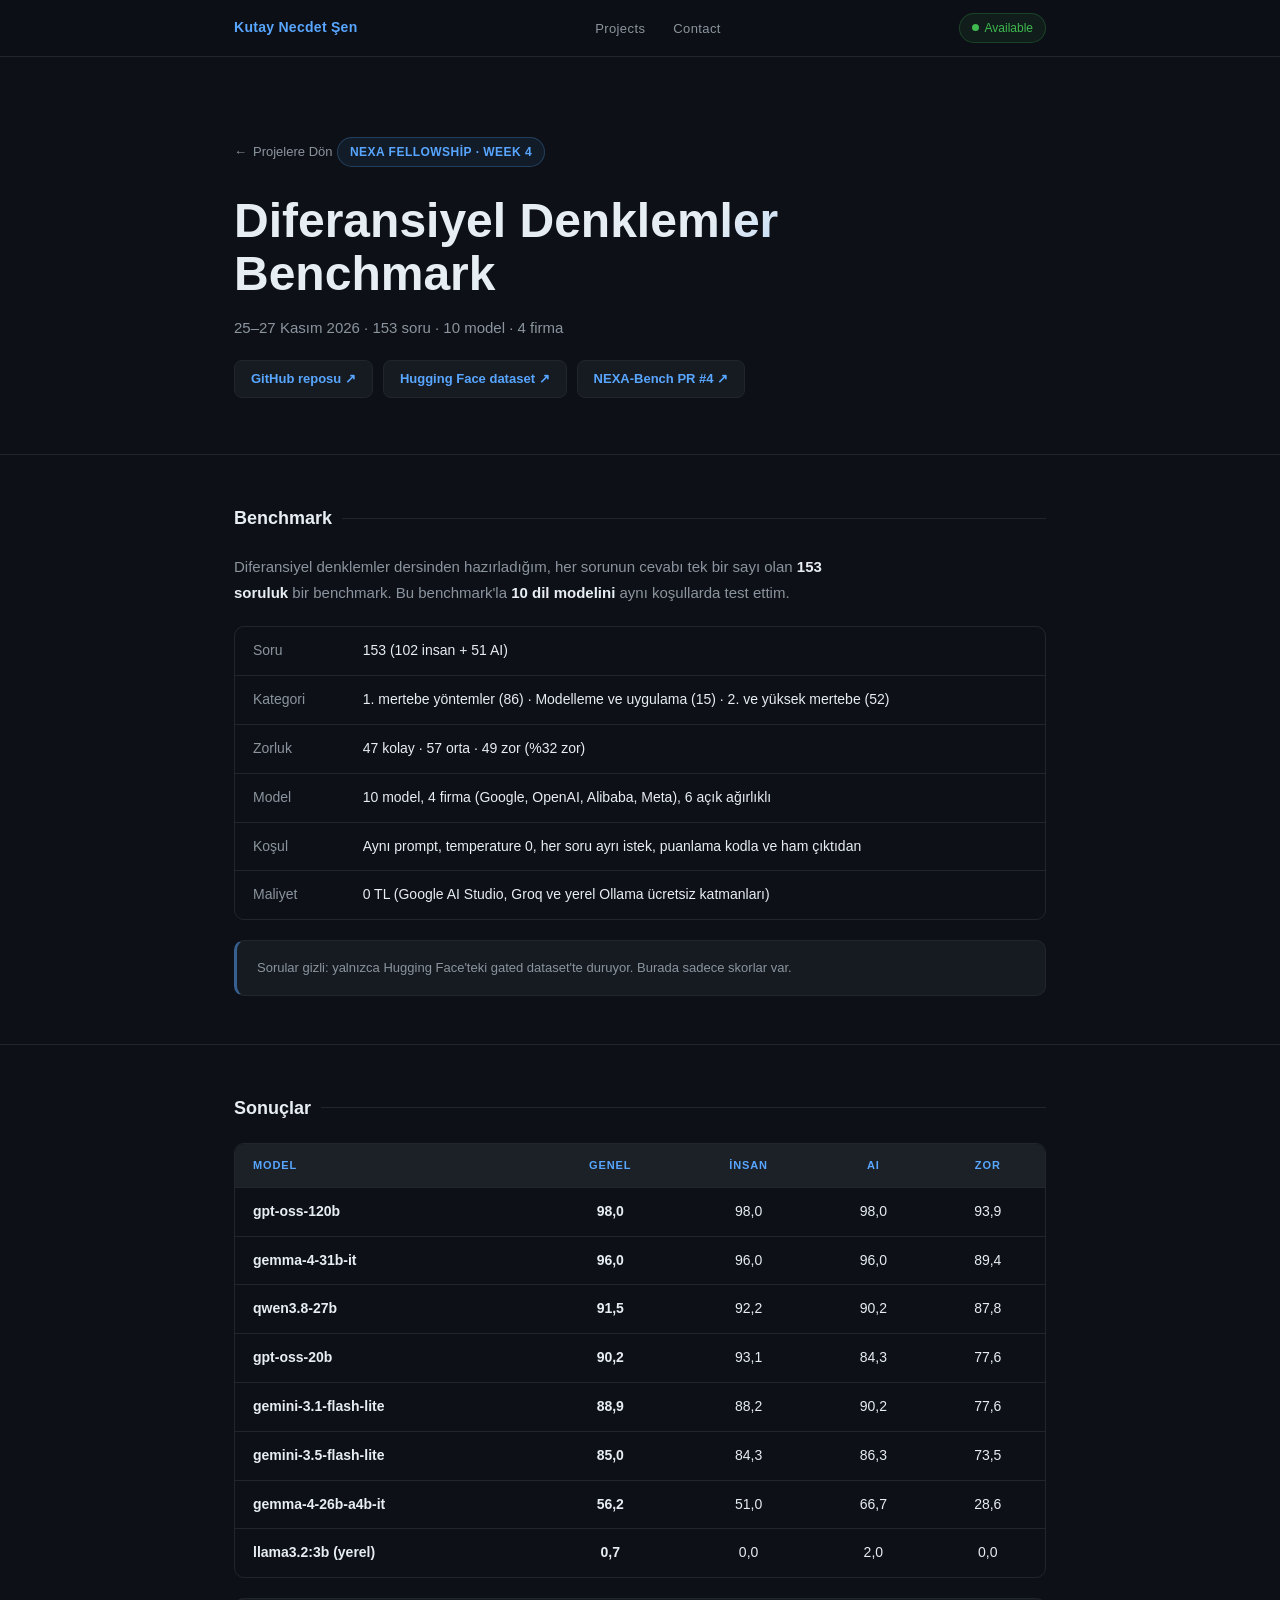
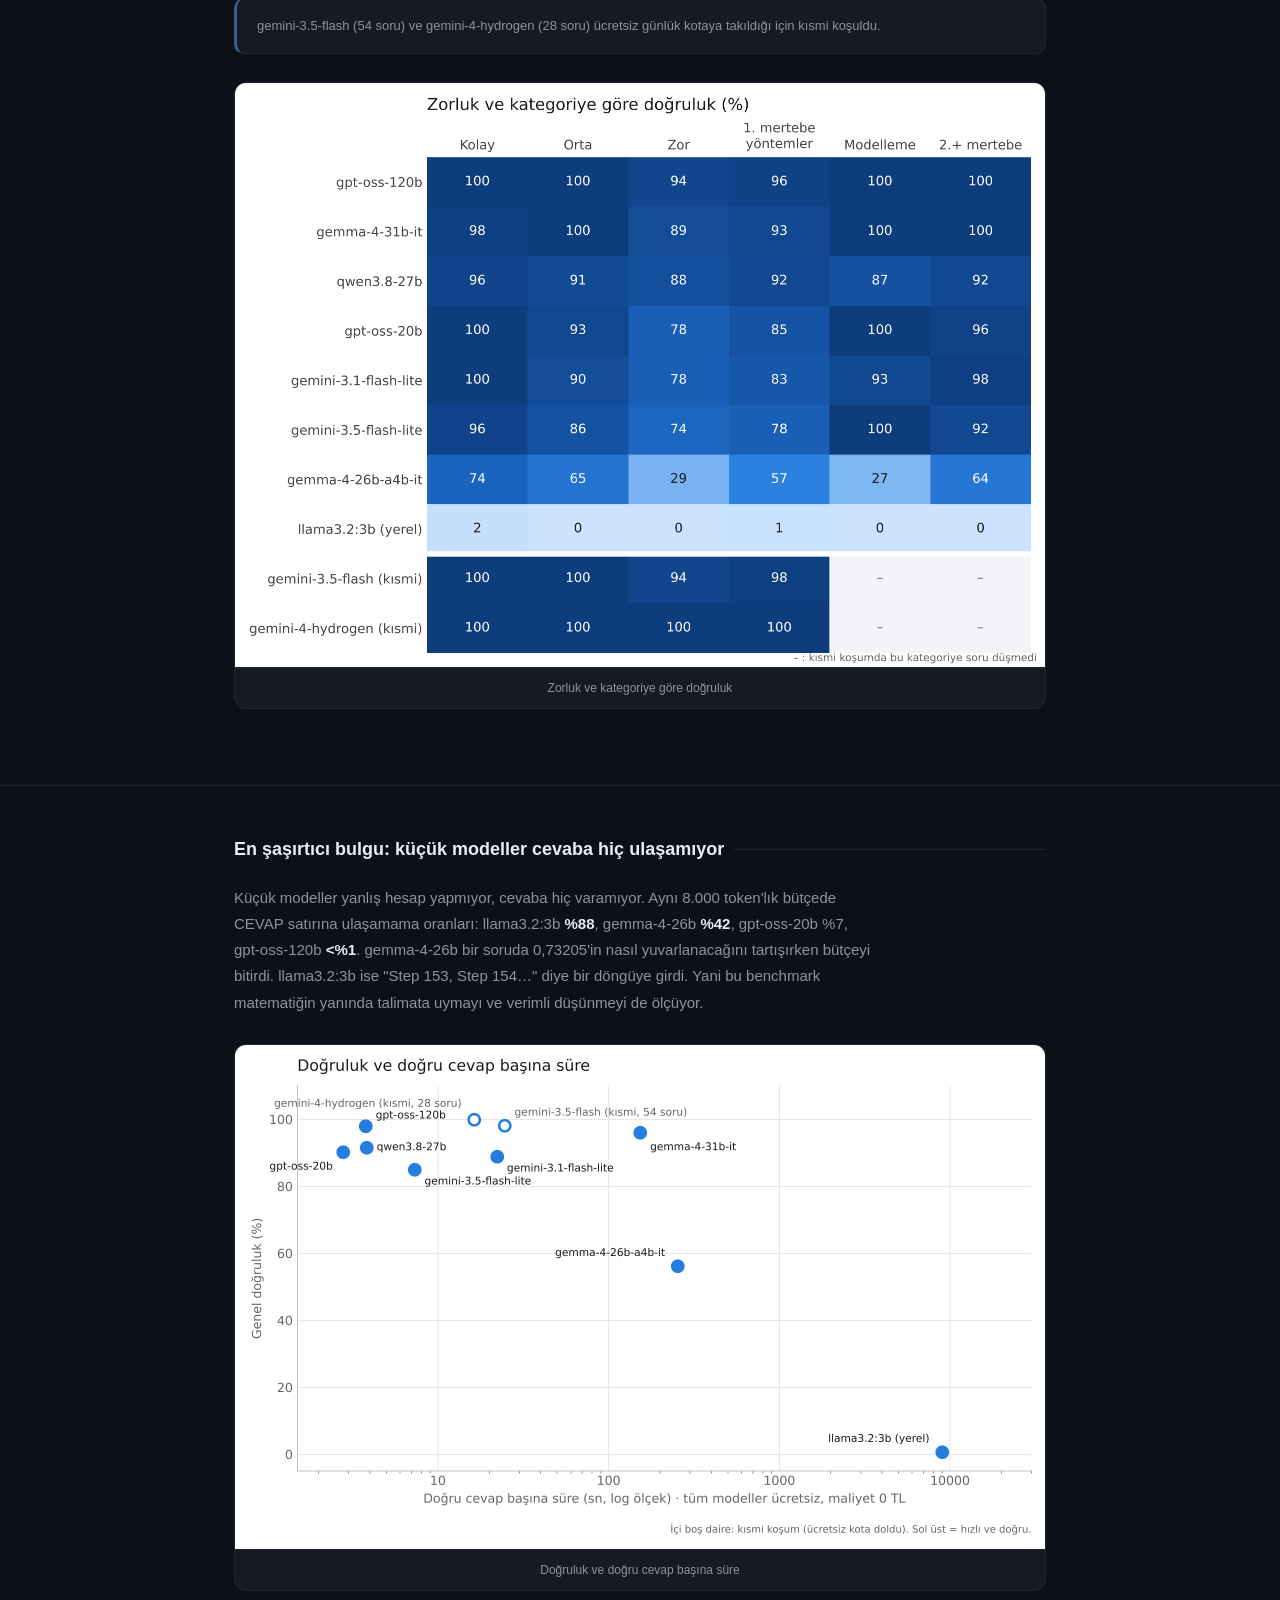
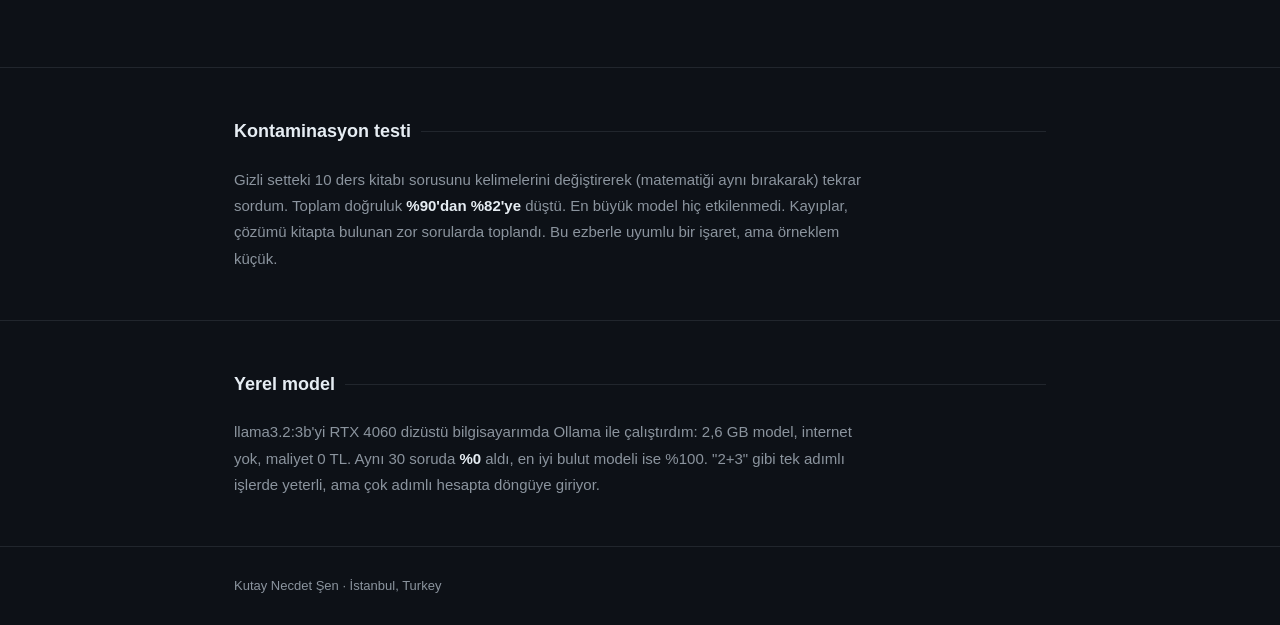
<file: dd-benchmark.html>
<!DOCTYPE html>
<html lang="tr">
<head>
  <meta charset="UTF-8" />
  <meta name="viewport" content="width=device-width, initial-scale=1.0" />
  <title>Diferansiyel Denklemler Benchmark · Kutay Necdet Şen</title>
  <link rel="stylesheet" href="style.css" />
  <style>
    .bench-hero {
      padding: 80px 0 56px;
    }
    .bench-back {
      display: inline-flex;
      align-items: center;
      gap: 6px;
      color: var(--muted);
      text-decoration: none;
      font-size: 13px;
      font-weight: 500;
      margin-bottom: 32px;
      transition: color 0.2s;
    }
    .bench-back:hover { color: var(--accent); }
    .bench-back::before { content: "←"; }
    .bench-badge {
      display: inline-block;
      background: var(--accent-dim);
      border: 1px solid rgba(88,166,255,0.25);
      color: var(--accent);
      font-size: 12px;
      font-weight: 600;
      padding: 4px 12px;
      border-radius: 20px;
      letter-spacing: 0.04em;
      text-transform: uppercase;
      margin-bottom: 16px;
    }
    .bench-hero h1 {
      font-size: clamp(28px, 5vw, 48px);
      font-weight: 800;
      line-height: 1.1;
      margin-bottom: 14px;
      background: linear-gradient(135deg, #e6edf3 55%, #58a6ff);
      -webkit-background-clip: text;
      -webkit-text-fill-color: transparent;
      background-clip: text;
    }
    .bench-meta {
      color: var(--muted);
      font-size: 14px;
      margin-bottom: 20px;
    }
    .bench-links {
      display: flex;
      flex-wrap: wrap;
      gap: 10px;
    }
    .bench-link {
      display: inline-flex;
      align-items: center;
      gap: 6px;
      padding: 7px 16px;
      background: var(--bg2);
      border: 1px solid var(--border);
      border-radius: 8px;
      color: var(--accent);
      text-decoration: none;
      font-size: 13px;
      font-weight: 600;
      transition: border-color 0.2s, background 0.2s;
    }
    .bench-link:hover {
      border-color: var(--border-hover);
      background: var(--accent-dim);
    }
    .bench-section {
      padding: 48px 0;
      border-top: 1px solid var(--border);
    }
    .bench-section h2 {
      font-size: 18px;
      font-weight: 700;
      color: var(--text);
      margin-bottom: 20px;
      display: flex;
      align-items: center;
      gap: 10px;
    }
    .bench-section h2::after {
      content: "";
      flex: 1;
      height: 1px;
      background: var(--border);
    }
    .bench-section p {
      color: var(--muted);
      font-size: 15px;
      max-width: 720px;
      line-height: 1.75;
      margin-bottom: 20px;
    }
    .bench-section p:last-child { margin-bottom: 0; }
    .table-wrap {
      overflow-x: auto;
      -webkit-overflow-scrolling: touch;
      margin-bottom: 20px;
      border-radius: 10px;
      border: 1px solid var(--border);
    }
    .bench-table {
      width: 100%;
      border-collapse: collapse;
      font-size: 14px;
    }
    .bench-table th, .bench-table td {
      padding: 12px 18px;
      text-align: left;
      border-bottom: 1px solid var(--border);
      white-space: nowrap;
    }
    .bench-table th {
      background: var(--bg3);
      color: var(--accent);
      font-size: 11px;
      text-transform: uppercase;
      letter-spacing: 0.08em;
      font-weight: 700;
    }
    .bench-table tr:last-child td { border-bottom: none; }
    .bench-table tr:hover td { background: rgba(88,166,255,0.03); }
    .bench-table td { color: var(--text); }
    .bench-table td:first-child { color: var(--muted); font-weight: 500; }
    .score-top { color: var(--accent); font-weight: 800; }
    .bench-img-wrap {
      margin: 28px 0;
      border-radius: 12px;
      overflow: hidden;
      border: 1px solid var(--border);
      background: var(--bg2);
    }
    .bench-img-wrap img {
      display: block;
      width: 100%;
      height: auto;
    }
    .bench-img-caption {
      padding: 10px 16px;
      font-size: 12px;
      color: var(--muted);
      border-top: 1px solid var(--border);
      text-align: center;
    }
    .result-table th:not(:first-child),
    .result-table td:not(:first-child) {
      text-align: center;
    }
    .result-table td:first-child { color: var(--text); font-weight: 600; }
    .note-card {
      background: var(--bg2);
      border: 1px solid var(--border);
      border-left: 3px solid rgba(88,166,255,0.5);
      border-radius: 10px;
      padding: 16px 20px;
      font-size: 13px;
      color: var(--muted);
      margin-top: 12px;
      line-height: 1.65;
    }
  </style>
</head>
<body>

  <nav>
    <div class="nav-inner">
      <span class="nav-logo">Kutay Necdet Şen</span>
      <ul>
        <li><a href="index.html#projects">Projects</a></li>
        <li><a href="index.html#contact">Contact</a></li>
      </ul>
      <div class="nav-right">
        <span class="nav-status"><span class="status-dot"></span>Available</span>
      </div>
    </div>
  </nav>

  <section class="bench-hero" style="border-top: none; padding-top: 80px; padding-bottom: 56px;">
    <div class="container">
      <a href="index.html#projects" class="bench-back">Projelere Dön</a>
      <div class="bench-badge">NEXA Fellowship · Week 4</div>
      <h1>Diferansiyel Denklemler Benchmark</h1>
      <p class="bench-meta">25–27 Kasım 2026 · 153 soru · 10 model · 4 firma</p>
      <div class="bench-links">
        <a class="bench-link" href="https://github.com/007Kutay/dd-benchmark" target="_blank" rel="noopener">GitHub reposu ↗</a>
        <a class="bench-link" href="https://huggingface.co/datasets/007Kutay/dd-benchmark" target="_blank" rel="noopener">Hugging Face dataset ↗</a>
        <a class="bench-link" href="https://github.com/nexa-lab-ai/nexa-bench/pull/4" target="_blank" rel="noopener">NEXA-Bench PR #4 ↗</a>
      </div>
    </div>
  </section>

  <section class="bench-section">
    <div class="container">
      <h2>Benchmark</h2>
      <p>Diferansiyel denklemler dersinden hazırladığım, her sorunun cevabı tek bir sayı olan <strong style="color:var(--text)">153 soruluk</strong> bir benchmark. Bu benchmark'la <strong style="color:var(--text)">10 dil modelini</strong> aynı koşullarda test ettim.</p>
      <div class="table-wrap">
        <table class="bench-table">
          <tbody>
            <tr><td>Soru</td><td>153 (102 insan + 51 AI)</td></tr>
            <tr><td>Kategori</td><td>1. mertebe yöntemler (86) · Modelleme ve uygulama (15) · 2. ve yüksek mertebe (52)</td></tr>
            <tr><td>Zorluk</td><td>47 kolay · 57 orta · 49 zor (%32 zor)</td></tr>
            <tr><td>Model</td><td>10 model, 4 firma (Google, OpenAI, Alibaba, Meta), 6 açık ağırlıklı</td></tr>
            <tr><td>Koşul</td><td>Aynı prompt, temperature 0, her soru ayrı istek, puanlama kodla ve ham çıktıdan</td></tr>
            <tr><td>Maliyet</td><td>0 TL (Google AI Studio, Groq ve yerel Ollama ücretsiz katmanları)</td></tr>
          </tbody>
        </table>
      </div>
      <div class="note-card">Sorular gizli: yalnızca Hugging Face'teki gated dataset'te duruyor. Burada sadece skorlar var.</div>
    </div>
  </section>

  <section class="bench-section">
    <div class="container">
      <h2>Sonuçlar</h2>
      <div class="table-wrap">
        <table class="bench-table result-table">
          <thead>
            <tr>
              <th>Model</th>
              <th>Genel</th>
              <th>İnsan</th>
              <th>AI</th>
              <th>Zor</th>
            </tr>
          </thead>
          <tbody>
            <tr><td>gpt-oss-120b</td><td class="score-top">98,0</td><td>98,0</td><td>98,0</td><td>93,9</td></tr>
            <tr><td>gemma-4-31b-it</td><td class="score-top">96,0</td><td>96,0</td><td>96,0</td><td>89,4</td></tr>
            <tr><td>qwen3.8-27b</td><td class="score-top">91,5</td><td>92,2</td><td>90,2</td><td>87,8</td></tr>
            <tr><td>gpt-oss-20b</td><td class="score-top">90,2</td><td>93,1</td><td>84,3</td><td>77,6</td></tr>
            <tr><td>gemini-3.1-flash-lite</td><td class="score-top">88,9</td><td>88,2</td><td>90,2</td><td>77,6</td></tr>
            <tr><td>gemini-3.5-flash-lite</td><td class="score-top">85,0</td><td>84,3</td><td>86,3</td><td>73,5</td></tr>
            <tr><td>gemma-4-26b-a4b-it</td><td class="score-top">56,2</td><td>51,0</td><td>66,7</td><td>28,6</td></tr>
            <tr><td>llama3.2:3b (yerel)</td><td class="score-top">0,7</td><td>0,0</td><td>2,0</td><td>0,0</td></tr>
          </tbody>
        </table>
      </div>
      <div class="note-card">gemini-3.5-flash (54 soru) ve gemini-4-hydrogen (28 soru) ücretsiz günlük kotaya takıldığı için kısmi koşuldu.</div>

      <div class="bench-img-wrap">
        <img src="dogruluk_zorluk_isi.png" alt="Zorluk ve kategoriye göre doğruluk ısı haritası" />
        <div class="bench-img-caption">Zorluk ve kategoriye göre doğruluk</div>
      </div>
    </div>
  </section>

  <section class="bench-section">
    <div class="container">
      <h2>En şaşırtıcı bulgu: küçük modeller cevaba hiç ulaşamıyor</h2>
      <p>Küçük modeller yanlış hesap yapmıyor, cevaba hiç varamıyor. Aynı 8.000 token'lık bütçede CEVAP satırına ulaşamama oranları: llama3.2:3b <strong style="color:var(--text)">%88</strong>, gemma-4-26b <strong style="color:var(--text)">%42</strong>, gpt-oss-20b %7, gpt-oss-120b <strong style="color:var(--text)">&lt;%1</strong>. gemma-4-26b bir soruda 0,73205'in nasıl yuvarlanacağını tartışırken bütçeyi bitirdi. llama3.2:3b ise "Step 153, Step 154…" diye bir döngüye girdi. Yani bu benchmark matematiğin yanında talimata uymayı ve verimli düşünmeyi de ölçüyor.</p>

      <div class="bench-img-wrap">
        <img src="dogruluk_maliyet.png" alt="Model başına doğruluk ve doğru cevap süresi karşılaştırması" />
        <div class="bench-img-caption">Doğruluk ve doğru cevap başına süre</div>
      </div>
    </div>
  </section>

  <section class="bench-section">
    <div class="container">
      <h2>Kontaminasyon testi</h2>
      <p>Gizli setteki 10 ders kitabı sorusunu kelimelerini değiştirerek (matematiği aynı bırakarak) tekrar sordum. Toplam doğruluk <strong style="color:var(--text)">%90'dan %82'ye</strong> düştü. En büyük model hiç etkilenmedi. Kayıplar, çözümü kitapta bulunan zor sorularda toplandı. Bu ezberle uyumlu bir işaret, ama örneklem küçük.</p>
    </div>
  </section>

  <section class="bench-section">
    <div class="container">
      <h2>Yerel model</h2>
      <p>llama3.2:3b'yi RTX 4060 dizüstü bilgisayarımda Ollama ile çalıştırdım: 2,6 GB model, internet yok, maliyet 0 TL. Aynı 30 soruda <strong style="color:var(--text)">%0</strong> aldı, en iyi bulut modeli ise %100. "2+3" gibi tek adımlı işlerde yeterli, ama çok adımlı hesapta döngüye giriyor.</p>
    </div>
  </section>

  <footer>
    <div class="container">
      <p>Kutay Necdet Şen · İstanbul, Turkey</p>
    </div>
  </footer>

</body>
</html>
</file>
<file: style.css>
*, *::before, *::after {
  box-sizing: border-box;
  margin: 0;
  padding: 0;
}

:root {
  --bg: #0d1117;
  --bg2: #161b22;
  --bg3: #1c2128;
  --border: #21262d;
  --border-hover: #388bfd;
  --text: #e6edf3;
  --muted: #8b949e;
  --accent: #58a6ff;
  --accent-dim: rgba(88, 166, 255, 0.08);
  --accent-glow: rgba(88, 166, 255, 0.15);
}

html {
  scroll-behavior: smooth;
}

body {
  background: var(--bg);
  color: var(--text);
  font-family: -apple-system, BlinkMacSystemFont, "Segoe UI", sans-serif;
  font-size: 16px;
  line-height: 1.7;
}

.container {
  max-width: 860px;
  margin: 0 auto;
  padding: 0 24px;
}

/* NAV */
nav {
  position: sticky;
  top: 0;
  z-index: 100;
  background: rgba(13, 17, 23, 0.85);
  backdrop-filter: blur(12px);
  border-bottom: 1px solid var(--border);
}

.nav-inner {
  max-width: 860px;
  margin: 0 auto;
  padding: 0 24px;
  height: 56px;
  display: flex;
  align-items: center;
  justify-content: space-between;
}

.nav-logo {
  font-weight: 700;
  font-size: 14px;
  color: var(--accent);
  letter-spacing: 0.02em;
  white-space: nowrap;
}

nav ul {
  list-style: none;
  display: flex;
  gap: 28px;
}

nav a {
  color: var(--muted);
  text-decoration: none;
  font-size: 13px;
  font-weight: 500;
  letter-spacing: 0.03em;
  transition: color 0.2s;
}

nav a:hover {
  color: var(--text);
}

.nav-status {
  display: flex;
  align-items: center;
  gap: 6px;
  font-size: 12px;
  font-weight: 500;
  color: #3fb950;
  background: rgba(63, 185, 80, 0.08);
  border: 1px solid rgba(63, 185, 80, 0.25);
  padding: 4px 12px;
  border-radius: 20px;
}

.status-dot {
  width: 7px;
  height: 7px;
  background: #3fb950;
  border-radius: 50%;
  animation: pulse 2s infinite;
}

@keyframes pulse {
  0%, 100% { opacity: 1; }
  50% { opacity: 0.4; }
}

/* HERO */
#hero {
  padding: 120px 0 90px;
  position: relative;
  overflow: hidden;
}


.hero-sub {
  color: var(--accent);
  font-size: 14px;
  font-weight: 600;
  letter-spacing: 0.12em;
  text-transform: uppercase;
  margin-bottom: 14px;
}

#hero h1 {
  font-size: clamp(40px, 7vw, 64px);
  font-weight: 800;
  line-height: 1.08;
  margin-bottom: 16px;
  background: linear-gradient(135deg, #e6edf3 55%, #58a6ff);
  -webkit-background-clip: text;
  -webkit-text-fill-color: transparent;
  background-clip: text;
}

.hero-title {
  color: var(--muted);
  font-size: 17px;
  margin-bottom: 20px;
  font-weight: 400;
}

.hero-desc {
  max-width: 520px;
  color: var(--muted);
  margin-bottom: 36px;
  font-size: 15px;
}

.hero-btns {
  display: flex;
  gap: 12px;
  flex-wrap: wrap;
  margin-bottom: 56px;
}

.btn {
  display: inline-block;
  padding: 11px 26px;
  background: var(--accent);
  color: #0d1117;
  text-decoration: none;
  font-weight: 700;
  font-size: 14px;
  border-radius: 8px;
  transition: opacity 0.2s, transform 0.15s;
}

.btn:hover {
  opacity: 0.88;
  transform: translateY(-1px);
}

.btn-outline {
  background: transparent;
  color: var(--accent);
  border: 1px solid rgba(88, 166, 255, 0.4);
}

.btn-outline:hover {
  background: var(--accent-dim);
  border-color: var(--accent);
  opacity: 1;
}

/* HERO STATS */
.hero-stats {
  display: flex;
  flex-direction: row;
  align-items: stretch;
  border: 1px solid rgba(88, 166, 255, 0.2);
  border-radius: 14px;
  background: rgba(22, 27, 34, 0.9);
  box-shadow: 0 0 32px rgba(88, 166, 255, 0.06), inset 0 1px 0 rgba(255,255,255,0.04);
  width: fit-content;
  overflow: hidden;
  margin-top: 0;
}

.stat {
  display: flex;
  flex-direction: column;
  padding: 22px 40px;
  align-items: center;
  justify-content: center;
}

.stat-num {
  font-size: 28px;
  font-weight: 800;
  color: var(--accent);
  line-height: 1;
}

.stat-label {
  font-size: 12px;
  color: var(--muted);
  margin-top: 4px;
  white-space: nowrap;
}

.stat-divider {
  width: 1px;
  align-self: stretch;
  background: rgba(88, 166, 255, 0.15);
}

/* MARQUEE */
.marquee-wrap {
  overflow: hidden;
  border-top: 1px solid var(--border);
  border-bottom: 1px solid var(--border);
  padding: 20px 0;
  background: var(--bg2);
  -webkit-mask-image: linear-gradient(to right, transparent 0%, black 8%, black 92%, transparent 100%);
  mask-image: linear-gradient(to right, transparent 0%, black 8%, black 92%, transparent 100%);
}

.marquee-track {
  display: flex;
  gap: 12px;
  width: max-content;
  animation: marquee 32s linear infinite;
}

.marquee-track:hover {
  animation-play-state: paused;
}

.pill {
  display: inline-flex;
  align-items: center;
  padding: 7px 16px;
  background: var(--bg3);
  border: 1px solid var(--border);
  border-radius: 999px;
  font-size: 13px;
  font-weight: 500;
  color: var(--muted);
  white-space: nowrap;
  cursor: default;
  transition: color 0.2s, border-color 0.2s, background 0.2s;
}

.pill:hover {
  color: var(--accent);
  border-color: rgba(88, 166, 255, 0.5);
  background: var(--accent-dim);
}

@keyframes marquee {
  from { transform: translateX(0); }
  to   { transform: translateX(-50%); }
}

/* SECTIONS */
section {
  padding: 88px 0;
  border-top: 1px solid var(--border);
}

section h2 {
  font-size: 22px;
  font-weight: 700;
  margin-bottom: 36px;
  display: flex;
  align-items: center;
  gap: 12px;
}

section h2::after {
  content: "";
  flex: 1;
  height: 1px;
  background: var(--border);
}

section > .container > p {
  color: var(--muted);
  max-width: 640px;
  font-size: 15px;
}

/* SKILLS */
.skills-grid {
  display: grid;
  grid-template-columns: repeat(auto-fit, minmax(200px, 1fr));
  gap: 16px;
}

.skill-group {
  background: var(--bg2);
  border: 1px solid var(--border);
  border-radius: 10px;
  padding: 22px;
  transition: border-color 0.2s;
}

.skill-group:hover {
  border-color: var(--border-hover);
}

.skill-group h3 {
  font-size: 11px;
  text-transform: uppercase;
  letter-spacing: 0.1em;
  color: var(--accent);
  margin-bottom: 14px;
  font-weight: 600;
}

.tags {
  display: flex;
  flex-wrap: wrap;
  gap: 8px;
}

.tags span {
  background: var(--bg3);
  border: 1px solid var(--border);
  color: var(--text);
  font-size: 12px;
  padding: 4px 10px;
  border-radius: 20px;
  font-weight: 500;
}

/* TIMELINE */
.timeline {
  display: flex;
  flex-direction: column;
  gap: 16px;
}

.timeline-item {
  background: var(--bg2);
  border: 1px solid var(--border);
  border-left: 3px solid var(--accent);
  border-radius: 10px;
  padding: 24px 28px;
  transition: border-color 0.2s;
}

.timeline-item:hover {
  border-color: var(--border-hover);
  border-left-color: var(--accent);
}

.tl-header {
  display: flex;
  justify-content: space-between;
  align-items: center;
  gap: 16px;
  margin-bottom: 14px;
  flex-wrap: wrap;
}

.tl-left {
  display: flex;
  align-items: center;
  gap: 14px;
}

.company-logo {
  height: 24px;
  width: auto;
  max-width: 72px;
  border-radius: 5px;
  object-fit: contain;
  background: rgba(255, 255, 255, 0.92);
  padding: 3px 6px;
  flex-shrink: 0;
}

.logo-letter {
  display: flex;
  align-items: center;
  justify-content: center;
  width: 32px;
  height: 32px;
  background: var(--bg3);
  border: 1px solid var(--border);
  color: var(--accent);
  font-weight: 700;
  font-size: 14px;
  border-radius: 6px;
  flex-shrink: 0;
}

.tl-header h3 {
  font-size: 16px;
  font-weight: 600;
  color: var(--text);
}

.company {
  color: var(--accent);
  font-size: 13px;
  margin-top: 3px;
  font-weight: 500;
}

.date {
  color: var(--muted);
  font-size: 12px;
  white-space: nowrap;
  background: var(--bg3);
  border: 1px solid var(--border);
  padding: 3px 10px;
  border-radius: 20px;
}

.timeline-item ul {
  padding-left: 18px;
  color: var(--muted);
  font-size: 14px;
  display: flex;
  flex-direction: column;
  gap: 6px;
}

/* PROJECTS */
.projects-grid {
  display: grid;
  grid-template-columns: repeat(auto-fit, minmax(340px, 1fr));
  gap: 16px;
}

.project-card {
  background: var(--bg2);
  border: 1px solid var(--border);
  border-radius: 12px;
  padding: 28px;
  display: flex;
  flex-direction: column;
  gap: 14px;
  transition: border-color 0.2s, transform 0.15s;
}

.project-card:hover {
  border-color: var(--border-hover);
  transform: translateY(-3px);
}

.project-top {
  display: flex;
  justify-content: space-between;
  align-items: center;
}

.project-top h3 {
  font-size: 17px;
  font-weight: 700;
}

.project-card > p {
  font-size: 14px;
  color: var(--muted);
  flex: 1;
  line-height: 1.65;
}

.project-link {
  color: var(--accent);
  text-decoration: none;
  font-size: 13px;
  font-weight: 600;
  letter-spacing: 0.02em;
  margin-top: 4px;
}

.project-link:hover {
  text-decoration: underline;
}

/* CONTACT */
.contact-cta {
  font-size: clamp(28px, 5vw, 44px) !important;
  font-weight: 800 !important;
  color: var(--text) !important;
  margin-bottom: 12px !important;
  max-width: none !important;
  line-height: 1.1 !important;
}

#contact > .container > p {
  margin-bottom: 8px;
}

#contact > .container > p:last-of-type {
  margin-bottom: 28px;
}

.contact-links {
  display: flex;
  flex-direction: column;
  gap: 12px;
}

.contact-links a {
  color: var(--accent);
  text-decoration: none;
  font-size: 15px;
  display: flex;
  align-items: center;
  gap: 8px;
}

.contact-links a::before {
  content: "→";
  font-size: 12px;
  color: var(--muted);
}

.contact-links a:hover {
  text-decoration: underline;
}

/* EDUCATION ROADMAP */
.edu-card {
  background: var(--bg2);
  border: 1px solid var(--border);
  border-left: 3px solid var(--accent);
  border-radius: 10px;
  padding: 24px 28px;
}

.edu-header {
  display: flex;
  justify-content: space-between;
  align-items: center;
  gap: 16px;
  margin-bottom: 8px;
  flex-wrap: wrap;
}

.edu-header h3 {
  font-size: 16px;
  font-weight: 600;
  color: var(--text);
}

/* JOURNEY */
.journey-wrap {
  overflow-x: auto;
}

.journey-svg {
  display: block;
  width: 100%;
  min-width: 420px;
  overflow: visible;
}

.rm-present-dot-blue {
  animation: rmPresentPulseBlue 2s ease-in-out infinite;
}

@keyframes rmPresentPulseBlue {
  0%, 100% { filter: drop-shadow(0 0 2px rgba(88, 166, 255, 0.3)); }
  50%       { filter: drop-shadow(0 0 10px rgba(88, 166, 255, 0.9)); }
}

.rm-present-dot {
  animation: rmPresentPulse 2s ease-in-out infinite;
}

@keyframes rmPresentPulse {
  0%, 100% { filter: drop-shadow(0 0 2px rgba(240, 180, 41, 0.3)); }
  50%       { filter: drop-shadow(0 0 10px rgba(240, 180, 41, 0.9)); }
}

/* FOOTER */
footer {
  border-top: 1px solid var(--border);
  padding: 28px 0;
}

footer p {
  color: var(--muted);
  font-size: 13px;
}

/* NAV RIGHT */
.nav-right {
  display: flex;
  align-items: center;
  gap: 12px;
}

.lang-toggle {
  display: flex;
  align-items: center;
  gap: 6px;
}

.lang-sep {
  color: var(--border);
  font-size: 11px;
  user-select: none;
}

.lang-btn {
  appearance: none;
  -webkit-appearance: none;
  background: none;
  border: none;
  outline: none;
  box-shadow: none;
  color: var(--muted);
  cursor: pointer;
  font-size: 13px;
  font-family: inherit;
  font-weight: 500;
  letter-spacing: 0.03em;
  padding: 0;
  transition: color 0.2s;
  line-height: 1;
}

.lang-btn:hover {
  color: var(--text);
}

.lang-btn.active {
  color: var(--accent);
  font-weight: 600;
}

/* RESPONSIVE */
@media (max-width: 640px) {
  nav ul {
    gap: 14px;
  }

  nav a {
    font-size: 12px;
  }

  .nav-status {
    display: none;
  }

  .nav-logo {
    font-size: 13px;
  }

  .hero-stats {
    width: 100%;
    justify-content: space-around;
  }

  .stat {
    padding: 16px 20px;
  }

  .tl-header {
    flex-direction: column;
    gap: 8px;
  }

  .projects-grid {
    grid-template-columns: 1fr;
  }

  .skills-grid {
    grid-template-columns: 1fr;
  }
}
</file>
